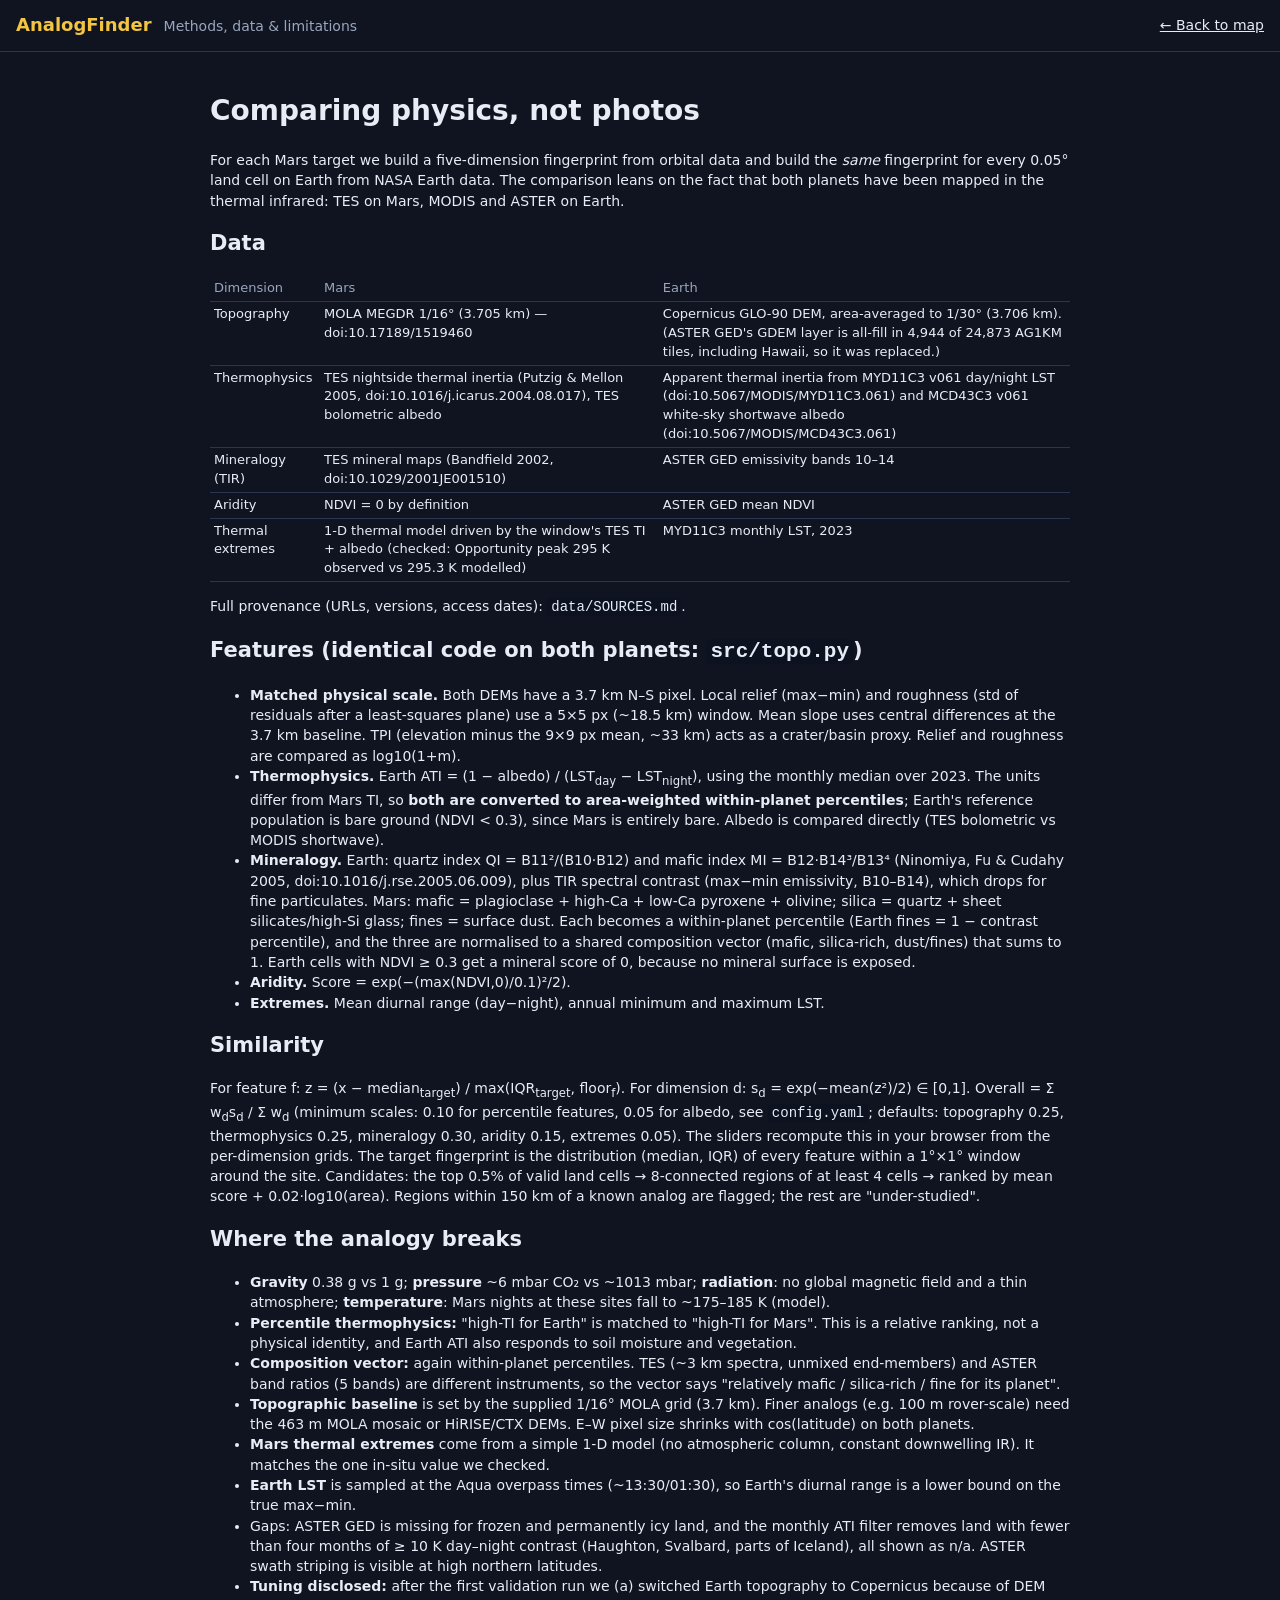
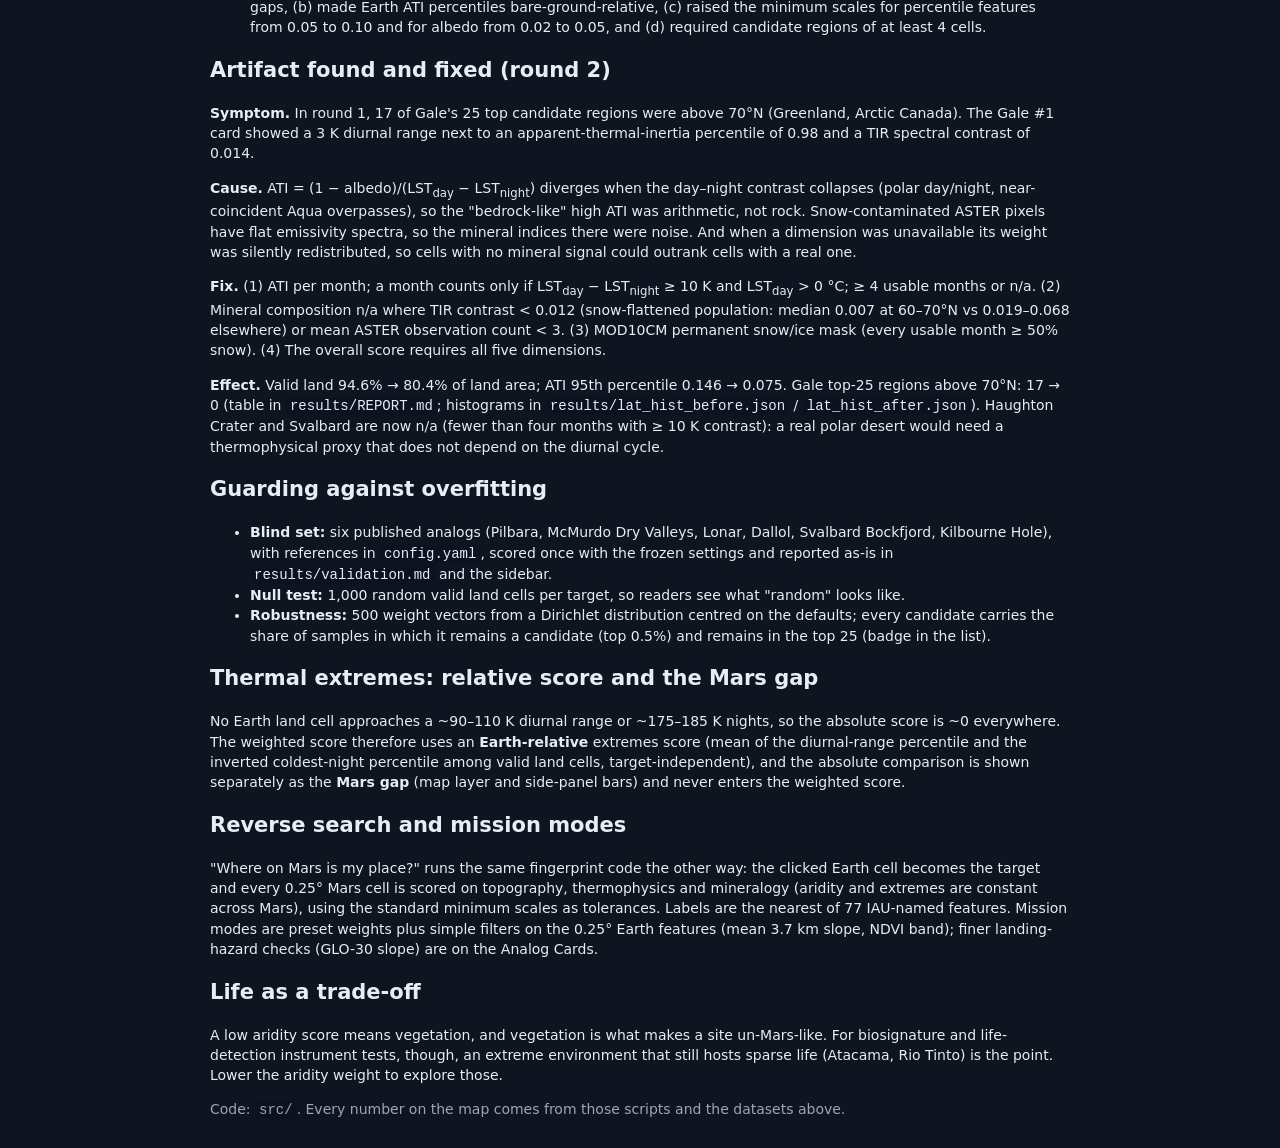
<file: web/methods.html>
<!doctype html>
<html lang="en">
<head>
  <meta charset="utf-8" />
  <meta name="viewport" content="width=device-width, initial-scale=1" />
  <title>AnalogFinder — Methods, data &amp; limitations</title>
  <link rel="stylesheet" href="style.css" />
  <style>body{overflow:auto;height:auto} main{position:static;display:block}</style>
</head>
<body>
<header>
  <div class="brand"><strong>AnalogFinder</strong><span>Methods, data &amp; limitations</span></div>
  <nav><a href="index.html">← Back to map</a></nav>
</header>
<main class="methods">
<h1>Comparing physics, not photos</h1>
<p>For each Mars target we build a five-dimension fingerprint from orbital data and build the <em>same</em> fingerprint for every
0.05° land cell on Earth from NASA Earth data. The comparison leans on the fact that both planets have been mapped in the
thermal infrared: TES on Mars, MODIS and ASTER on Earth.</p>

<h2>Data</h2>
<table>
<tr><th>Dimension</th><th>Mars</th><th>Earth</th></tr>
<tr><td>Topography</td><td>MOLA MEGDR 1/16° (3.705 km) — doi:10.17189/1519460</td><td>Copernicus GLO-90 DEM, area-averaged to 1/30° (3.706 km). (ASTER GED's GDEM layer is all-fill in 4,944 of 24,873 AG1KM tiles, including Hawaii, so it was replaced.)</td></tr>
<tr><td>Thermophysics</td><td>TES nightside thermal inertia (Putzig &amp; Mellon 2005, doi:10.1016/j.icarus.2004.08.017), TES bolometric albedo</td><td>Apparent thermal inertia from MYD11C3 v061 day/night LST (doi:10.5067/MODIS/MYD11C3.061) and MCD43C3 v061 white-sky shortwave albedo (doi:10.5067/MODIS/MCD43C3.061)</td></tr>
<tr><td>Mineralogy (TIR)</td><td>TES mineral maps (Bandfield 2002, doi:10.1029/2001JE001510)</td><td>ASTER GED emissivity bands 10–14</td></tr>
<tr><td>Aridity</td><td>NDVI = 0 by definition</td><td>ASTER GED mean NDVI</td></tr>
<tr><td>Thermal extremes</td><td>1-D thermal model driven by the window's TES TI + albedo (checked: Opportunity peak 295 K observed vs 295.3 K modelled)</td><td>MYD11C3 monthly LST, 2023</td></tr>
</table>
<p>Full provenance (URLs, versions, access dates): <code>data/SOURCES.md</code>.</p>

<h2>Features (identical code on both planets: <code>src/topo.py</code>)</h2>
<ul>
<li><b>Matched physical scale.</b> Both DEMs have a 3.7 km N–S pixel. Local relief (max−min) and roughness (std of residuals after a least-squares plane) use a 5×5 px (~18.5 km) window. Mean slope uses central differences at the 3.7 km baseline. TPI (elevation minus the 9×9 px mean, ~33 km) acts as a crater/basin proxy. Relief and roughness are compared as log10(1+m).</li>
<li><b>Thermophysics.</b> Earth ATI = (1 − albedo) / (LST<sub>day</sub> − LST<sub>night</sub>), using the monthly median over 2023. The units differ from Mars TI, so <b>both are converted to area-weighted within-planet percentiles</b>; Earth's reference population is bare ground (NDVI &lt; 0.3), since Mars is entirely bare. Albedo is compared directly (TES bolometric vs MODIS shortwave).</li>
<li><b>Mineralogy.</b> Earth: quartz index QI = B11²/(B10·B12) and mafic index MI = B12·B14³/B13⁴ (Ninomiya, Fu &amp; Cudahy 2005, doi:10.1016/j.rse.2005.06.009), plus TIR spectral contrast (max−min emissivity, B10–B14), which drops for fine particulates. Mars: mafic = plagioclase + high-Ca + low-Ca pyroxene + olivine; silica = quartz + sheet silicates/high-Si glass; fines = surface dust. Each becomes a within-planet percentile (Earth fines = 1 − contrast percentile), and the three are normalised to a shared composition vector (mafic, silica-rich, dust/fines) that sums to 1. Earth cells with NDVI ≥ 0.3 get a mineral score of 0, because no mineral surface is exposed.</li>
<li><b>Aridity.</b> Score = exp(−(max(NDVI,0)/0.1)²/2).</li>
<li><b>Extremes.</b> Mean diurnal range (day−night), annual minimum and maximum LST.</li>
</ul>

<h2>Similarity</h2>
<p>For feature f: z = (x − median<sub>target</sub>) / max(IQR<sub>target</sub>, floor<sub>f</sub>). For dimension d: s<sub>d</sub> = exp(−mean(z²)/2) ∈ [0,1].
Overall = Σ w<sub>d</sub>s<sub>d</sub> / Σ w<sub>d</sub> (minimum scales: 0.10 for percentile features, 0.05 for albedo, see <code>config.yaml</code>; defaults: topography 0.25, thermophysics 0.25, mineralogy 0.30, aridity 0.15, extremes 0.05). The sliders recompute this in your browser from the per-dimension grids.
The target fingerprint is the distribution (median, IQR) of every feature within a 1°×1° window around the site.
Candidates: the top 0.5% of valid land cells → 8-connected regions of at least 4 cells → ranked by mean score + 0.02·log10(area). Regions within 150 km of a known analog are flagged; the rest are "under-studied".</p>

<h2>Where the analogy breaks</h2>
<ul>
<li><b>Gravity</b> 0.38 g vs 1 g; <b>pressure</b> ~6 mbar CO₂ vs ~1013 mbar; <b>radiation</b>: no global magnetic field and a thin atmosphere; <b>temperature</b>: Mars nights at these sites fall to ~175–185 K (model).</li>
<li><b>Percentile thermophysics:</b> "high-TI for Earth" is matched to "high-TI for Mars". This is a relative ranking, not a physical identity, and Earth ATI also responds to soil moisture and vegetation.</li>
<li><b>Composition vector:</b> again within-planet percentiles. TES (~3 km spectra, unmixed end-members) and ASTER band ratios (5 bands) are different instruments, so the vector says "relatively mafic / silica-rich / fine for its planet".</li>
<li><b>Topographic baseline</b> is set by the supplied 1/16° MOLA grid (3.7 km). Finer analogs (e.g. 100 m rover-scale) need the 463 m MOLA mosaic or HiRISE/CTX DEMs. E–W pixel size shrinks with cos(latitude) on both planets.</li>
<li><b>Mars thermal extremes</b> come from a simple 1-D model (no atmospheric column, constant downwelling IR). It matches the one in-situ value we checked.</li>
<li><b>Earth LST</b> is sampled at the Aqua overpass times (~13:30/01:30), so Earth's diurnal range is a lower bound on the true max−min.</li>
<li>Gaps: ASTER GED is missing for frozen and permanently icy land, and the monthly ATI filter removes land with fewer than four months of ≥ 10 K day–night contrast (Haughton, Svalbard, parts of Iceland), all shown as n/a. ASTER swath striping is visible at high northern latitudes.</li>
<li><b>Tuning disclosed:</b> after the first validation run we (a) switched Earth topography to Copernicus because of DEM gaps, (b) made Earth ATI percentiles bare-ground-relative, (c) raised the minimum scales for percentile features from 0.05 to 0.10 and for albedo from 0.02 to 0.05, and (d) required candidate regions of at least 4 cells.</li>
</ul>
<h2>Artifact found and fixed (round 2)</h2>
<p><b>Symptom.</b> In round 1, 17 of Gale's 25 top candidate regions were above 70°N (Greenland, Arctic Canada). The Gale #1 card showed a
3 K diurnal range next to an apparent-thermal-inertia percentile of 0.98 and a TIR spectral contrast of 0.014.</p>
<p><b>Cause.</b> ATI = (1 − albedo)/(LST<sub>day</sub> − LST<sub>night</sub>) diverges when the day–night contrast collapses (polar day/night,
near-coincident Aqua overpasses), so the "bedrock-like" high ATI was arithmetic, not rock. Snow-contaminated ASTER pixels have flat emissivity
spectra, so the mineral indices there were noise. And when a dimension was unavailable its weight was silently redistributed, so cells with no
mineral signal could outrank cells with a real one.</p>
<p><b>Fix.</b> (1) ATI per month; a month counts only if LST<sub>day</sub> − LST<sub>night</sub> ≥ 10 K and LST<sub>day</sub> &gt; 0 °C; ≥ 4 usable months or n/a.
(2) Mineral composition n/a where TIR contrast &lt; 0.012 (snow-flattened population: median 0.007 at 60–70°N vs 0.019–0.068 elsewhere) or mean ASTER
observation count &lt; 3. (3) MOD10CM permanent snow/ice mask (every usable month ≥ 50% snow). (4) The overall score requires all five dimensions.</p>
<p><b>Effect.</b> Valid land 94.6% → 80.4% of land area; ATI 95th percentile 0.146 → 0.075. Gale top-25 regions above 70°N: 17 → 0 (table in
<code>results/REPORT.md</code>; histograms in <code>results/lat_hist_before.json</code> / <code>lat_hist_after.json</code>). Haughton Crater and Svalbard are now
n/a (fewer than four months with ≥ 10 K contrast): a real polar desert would need a thermophysical proxy that does not depend on the diurnal cycle.</p>
<h2>Guarding against overfitting</h2>
<ul>
<li><b>Blind set:</b> six published analogs (Pilbara, McMurdo Dry Valleys, Lonar, Dallol, Svalbard Bockfjord, Kilbourne Hole), with references in
<code>config.yaml</code>, scored once with the frozen settings and reported as-is in <code>results/validation.md</code> and the sidebar.</li>
<li><b>Null test:</b> 1,000 random valid land cells per target, so readers see what "random" looks like.</li>
<li><b>Robustness:</b> 500 weight vectors from a Dirichlet distribution centred on the defaults; every candidate carries the share of samples in which it
remains a candidate (top 0.5%) and remains in the top 25 (badge in the list).</li>
</ul>
<h2>Thermal extremes: relative score and the Mars gap</h2>
<p>No Earth land cell approaches a ~90–110 K diurnal range or ~175–185 K nights, so the absolute score is ~0 everywhere. The weighted score therefore uses an
<b>Earth-relative</b> extremes score (mean of the diurnal-range percentile and the inverted coldest-night percentile among valid land cells, target-independent),
and the absolute comparison is shown separately as the <b>Mars gap</b> (map layer and side-panel bars) and never enters the weighted score.</p>
<h2>Reverse search and mission modes</h2>
<p>"Where on Mars is my place?" runs the same fingerprint code the other way: the clicked Earth cell becomes the target and every 0.25° Mars cell is scored on
topography, thermophysics and mineralogy (aridity and extremes are constant across Mars), using the standard minimum scales as tolerances. Labels are the nearest
of 77 IAU-named features. Mission modes are preset weights plus simple filters on the 0.25° Earth features (mean 3.7 km slope, NDVI band); finer landing-hazard
checks (GLO-30 slope) are on the Analog Cards.</p>
<h2>Life as a trade-off</h2>
<p>A low aridity score means vegetation, and vegetation is what makes a site un-Mars-like. For biosignature and life-detection instrument
tests, though, an extreme environment that still hosts sparse life (Atacama, Rio Tinto) is the point. Lower the aridity weight to explore those.</p>
<p class="muted">Code: <code>src/</code>. Every number on the map comes from those scripts and the datasets above.</p>
</main>
</body>
</html>
</file>
<file: web/style.css>
:root { --bg:#0f1420; --panel:#161d2c; --ink:#e7ecf5; --muted:#9aa6bd; --accent:#f4c542; --line:#2a3550; }
* { box-sizing: border-box; }
html, body { margin:0; height:100%; background:var(--bg); color:var(--ink); font:14px/1.45 system-ui, -apple-system, "Segoe UI", sans-serif; }
header { height:52px; display:flex; align-items:center; justify-content:space-between; padding:0 16px; border-bottom:1px solid var(--line); }
.brand strong { font-size:18px; margin-right:12px; color:var(--accent); }
.brand span { color:var(--muted); }
nav a { color:var(--ink); }
main { position:absolute; top:52px; bottom:0; left:0; right:0; display:flex; }
#controls { width:300px; overflow:auto; padding:12px 14px; background:var(--panel); border-right:1px solid var(--line); }
#controls h2, #panel h2 { font-size:13px; text-transform:uppercase; letter-spacing:.06em; color:var(--muted); margin:14px 0 6px; }
#panel h2#p-title { text-transform:none; letter-spacing:0; color:var(--ink); font-size:17px; }
select { width:100%; padding:6px; background:#0d1220; color:var(--ink); border:1px solid var(--line); border-radius:6px; }
.muted { color:var(--muted); } .small { font-size:12px; }
.seg { display:flex; flex-wrap:wrap; gap:4px; }
.seg button, .tabs button { background:#0d1220; color:var(--ink); border:1px solid var(--line); padding:4px 8px; border-radius:6px; cursor:pointer; font-size:12px; }
.seg button.on, .tabs button.on { background:var(--accent); color:#111; border-color:var(--accent); }
.w { display:grid; grid-template-columns:110px 1fr 34px; align-items:center; gap:6px; margin:3px 0; font-size:12px; }
.w input { width:100%; accent-color:var(--accent); }
button.link { background:none; border:0; color:var(--accent); cursor:pointer; padding:0; font-size:12px; }
.list { padding-left:20px; margin:4px 0; max-height:260px; overflow:auto; }
.list li { cursor:pointer; padding:3px 0; border-bottom:1px dotted var(--line); font-size:12.5px; }
.list li:hover { color:var(--accent); }
.list .sc { float:right; color:var(--accent); font-variant-numeric:tabular-nums; }
.tabs { display:flex; gap:4px; margin-bottom:4px; }
#map { flex:1; background:#0b0f18; }
#panel { width:360px; overflow:auto; padding:10px 14px 20px; background:var(--panel); border-left:1px solid var(--line); position:relative; }
#panel.hidden { display:none; }
#close-panel { position:absolute; right:10px; top:6px; background:none; border:0; color:var(--muted); font-size:22px; cursor:pointer; }
#p-score { font-size:28px; font-weight:700; color:var(--accent); }
#p-score small { font-size:13px; color:var(--muted); font-weight:400; }
#radar { width:100%; height:auto; }
#radar text { fill:var(--muted); font-size:10px; }
table { width:100%; border-collapse:collapse; font-size:12px; margin-top:8px; }
th, td { text-align:left; padding:3px 4px; border-bottom:1px solid var(--line); vertical-align:top; }
th { color:var(--muted); font-weight:500; }
.good { color:#7ad151; } .bad { color:#ff8a65; }
#p-text p { margin:6px 0; }
#legend { position:absolute; bottom:14px; left:316px; z-index:500; display:flex; align-items:center; gap:6px; background:rgba(15,20,32,.85); padding:6px 10px; border-radius:6px; font-size:12px; }
#legend .bar { width:160px; height:10px; border-radius:3px; background:linear-gradient(90deg,#440154,#482878,#3e4989,#31688e,#26828e,#1f9e89,#35b779,#6ece58,#b5de2b,#fde725); }
#legend em { color:var(--muted); font-style:normal; margin-left:6px; }
.leaflet-container { font:inherit; }
.cand-marker { background:var(--accent); border:2px solid #111; border-radius:50%; width:12px; height:12px; }
.known-marker { background:#fff; border:2px solid #111; transform:rotate(45deg); width:10px; height:10px; }
.methods { max-width:900px; margin:0 auto; padding:20px; }
.methods code { background:#0d1220; padding:1px 4px; border-radius:4px; }
.methods table { font-size:13px; }
@media (max-width: 900px) { #controls { width:240px; } #panel { position:absolute; right:0; top:0; bottom:0; z-index:1000; } #legend { left:250px; } }
button.hdr { background:#0d1220; color:var(--ink); border:1px solid var(--line); padding:5px 10px; border-radius:6px; cursor:pointer; margin-right:10px; font-size:13px; }
button.hdr:hover { border-color:var(--accent); }
button.primary { width:100%; margin:10px 0; background:var(--accent); color:#111; border:0; padding:8px; border-radius:6px; font-weight:600; cursor:pointer; }
#map-wrap { flex:1; position:relative; }
#map { position:absolute; inset:0; }
#caption { position:absolute; left:50%; bottom:40px; transform:translateX(-50%); z-index:600; background:rgba(15,20,32,.92); border:1px solid var(--accent); color:var(--ink); padding:10px 16px; border-radius:8px; max-width:640px; font-size:15px; }
#caption.hidden { display:none; }
.badge { display:inline-block; min-width:34px; text-align:center; font-size:11px; padding:1px 5px; border-radius:10px; margin-right:5px; background:#2a3550; color:var(--ink); }
.badge.hi { background:#35b779; color:#111; } .badge.mid { background:#f4c542; color:#111; } .badge.lo { background:#6b2d3d; }
.gap { margin:8px 0; font-size:12.5px; }
.gap .row { display:grid; grid-template-columns:150px 1fr 90px; align-items:center; gap:6px; margin:3px 0; }
.gap .track { height:8px; background:#2a3550; border-radius:4px; overflow:hidden; }
.gap .fill { height:100%; background:#ff8a65; }
#mars-map { height:220px; background:#000; border:1px solid var(--line); }
#mars-wrap h3 { font-size:13px; margin:10px 0 4px; }
.modal { position:fixed; inset:0; background:rgba(0,0,0,.6); z-index:2000; display:flex; align-items:center; justify-content:center; }
.modal.hidden { display:none; }
.modal-box { background:var(--panel); border:1px solid var(--line); border-radius:10px; max-width:820px; max-height:85vh; overflow:auto; padding:18px 22px; position:relative; }
.modal-box h2 { margin-top:0; color:var(--accent); }
#close-blind { position:absolute; right:12px; top:8px; background:none; border:0; color:var(--muted); font-size:22px; cursor:pointer; }
.hit { color:#7ad151; font-weight:600; } .miss { color:#ff8a65; font-weight:600; }
.mars-marker { background:#ff8a65; border:2px solid #111; border-radius:50%; width:12px; height:12px; }

/* round 3: legend lives inside the map, panel and caption never cover each other */
#map-wrap { position:relative; min-width:0; }
#legend { left:12px; bottom:14px; right:auto; max-width:calc(100% - 24px); flex-wrap:wrap; }
#caption { bottom:64px; width:max-content; max-width:min(640px, calc(100% - 24px)); }
@media (max-width: 1200px) { #controls { width:250px; } #panel { width:300px; } }
@media (max-width: 900px) { #legend { left:12px; } }
</file>
